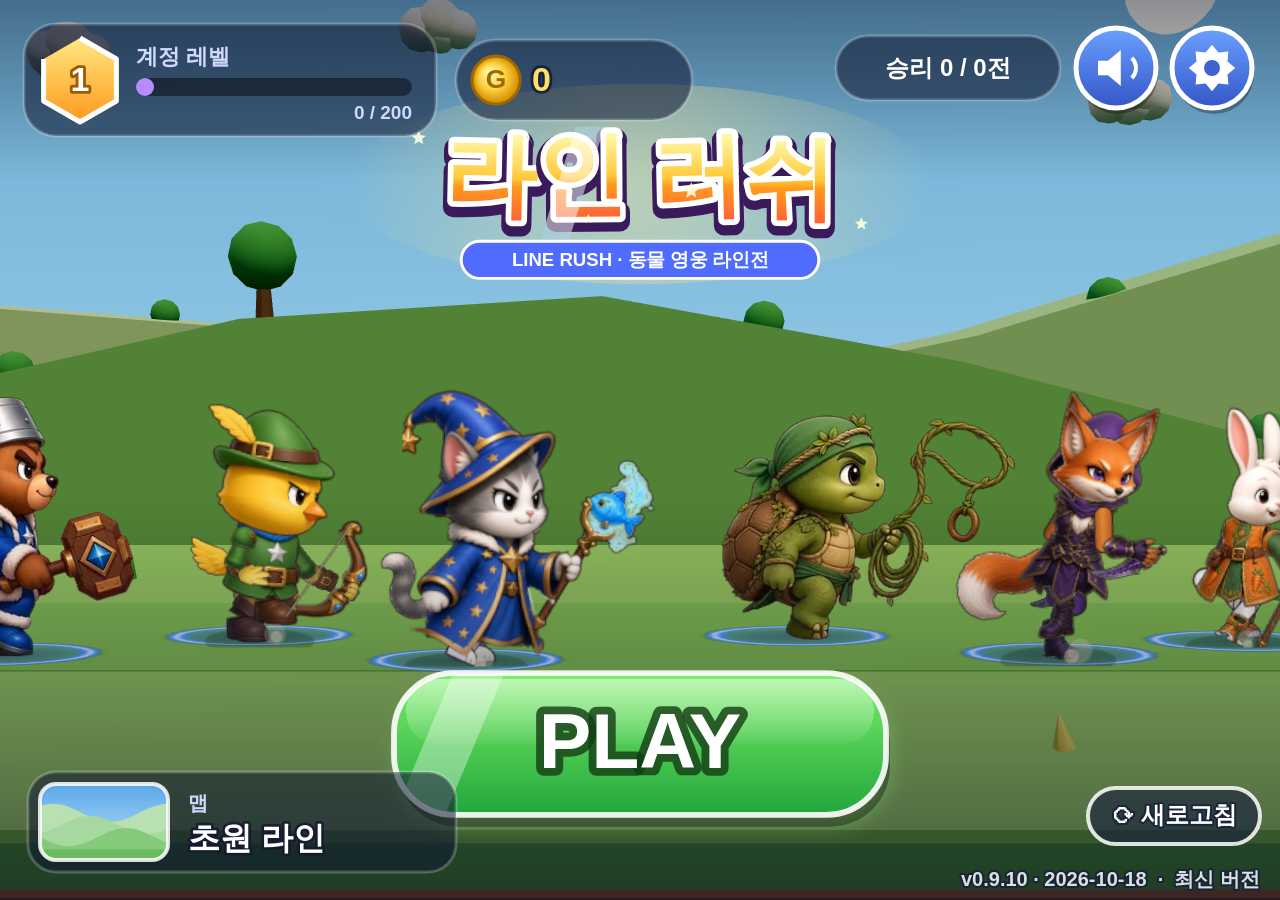
<file: index.html>
<!DOCTYPE html>
<html lang="ko">
<head>
<meta charset="utf-8">
<meta name="viewport" content="width=device-width,initial-scale=1,maximum-scale=1,user-scalable=no,viewport-fit=cover">
<meta name="mobile-web-app-capable" content="yes">
<meta name="apple-mobile-web-app-capable" content="yes">
<meta name="theme-color" content="#7ec8f0">
<meta name="apple-mobile-web-app-status-bar-style" content="black-translucent">
<meta name="apple-mobile-web-app-title" content="라인 러쉬">
<link rel="manifest" href="manifest.json">
<link rel="apple-touch-icon" href="ui/icons/icon-180.png">
<link rel="icon" type="image/png" sizes="192x192" href="ui/icons/icon-192.png">
<title>라인 러쉬</title>
<link rel="stylesheet" href="css/style.css">
<script type="importmap">
{ "imports": { "three": "./vendor/three.module.js" } }
</script>
</head>
<body>
<canvas id="game"></canvas>
<div id="rotate"><div class="phone"></div><p>휴대폰을 가로로 돌려주세요!</p><small>라인 러쉬는 가로 화면에서 플레이해요</small></div>
<script src="js/version.js"></script>
<script src="js/update.js"></script>
<script src="js/fullscreen.js"></script>
<script src="js/data.js"></script>
<script src="maps/meadow.js"></script>
<script src="maps/canyon.js"></script>
<script src="maps/volcano.js"></script>
<script src="maps/snow.js"></script>
<script src="maps/select.js"></script>
<script src="js/assets.js"></script>
<script type="module" src="js/bootstrap.js"></script>
</body>
</html>
</file>
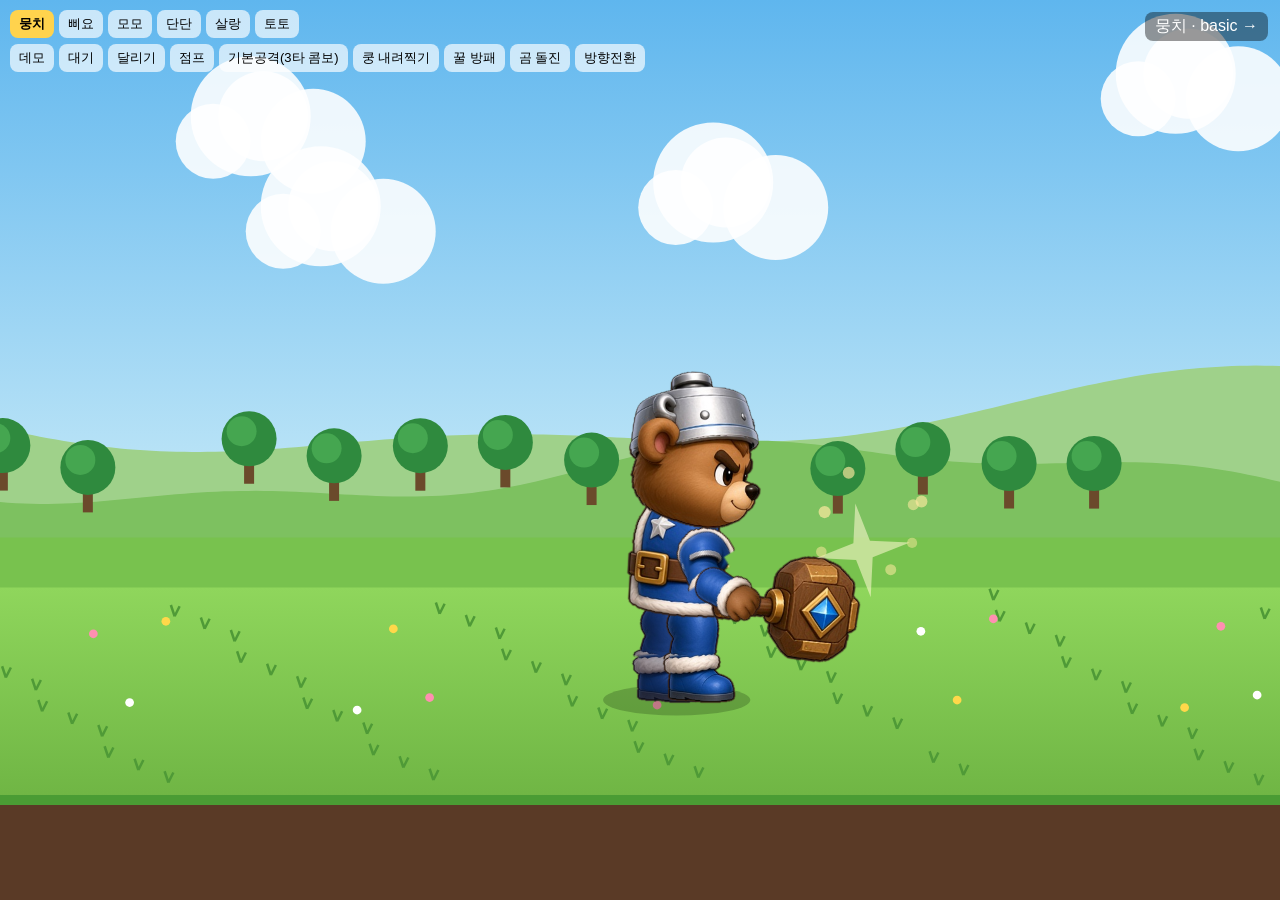
<file: characters/viewer.html>
<!doctype html><html lang="ko"><head><meta charset="utf-8"><meta name="viewport" content="width=device-width,initial-scale=1">
<title>라인 러쉬 캐릭터 뷰어 (뭉치·삐요·모모)</title>
<style>html,body{margin:0;height:100%;background:#7ec8f0;overflow:hidden;font-family:sans-serif}canvas{display:block;width:100vw;height:100vh}
#ui{position:fixed;left:10px;top:10px;display:flex;flex-direction:column;gap:6px}#ui div{display:flex;gap:5px;flex-wrap:wrap}
#ui button{font-size:13px;padding:5px 9px;border-radius:8px;border:0;background:#fffa;cursor:pointer}#ui button.on{background:#ffd34d;font-weight:bold}
#st{position:fixed;right:12px;top:12px;background:#0006;color:#fff;padding:4px 10px;border-radius:8px}</style></head><body>
<canvas id="c"></canvas><div id="ui"><div id="heroes"></div><div id="acts"></div></div><div id="st"></div>
<script type="module">
// 캐릭터 뷰어: characters/ 모듈을 그대로 불러와 재생 (게임과 같은 코드)
import {HEROES,loadHeroes} from './index.js';
import * as K from './common/index.js';
const {TAU,FX,SIMQ,tickFX,drawFX,tickSim,setMode,update,renderChar,newChar,setTarget,setWorld,setShake}=K;
const Q=new URLSearchParams(location.search);
const cv=document.getElementById('c'),ctx=cv.getContext('2d');
let W,H;function rs(){const d=Math.min(2,devicePixelRatio||1);W=cv.width=innerWidth*d;H=cv.height=innerHeight*d;setTarget(ctx,W,H)}addEventListener('resize',rs);rs();
let camX=0;const MUNG=HEROES.mungchi;
function bg(t){
 const U=H/720,WW=W/U;const g=ctx.createLinearGradient(0,0,0,H);g.addColorStop(0,'#5fb6ee');g.addColorStop(.55,'#bfe6f7');ctx.fillStyle=g;ctx.fillRect(0,0,W,H);
 ctx.fillStyle='#fff';ctx.globalAlpha=.88;for(let i=0;i<6;i++){const x=((i*370-camX*.1+t*12)%(WW+400)+WW+400)%(WW+400)-200,y=60+(i*53)%140;[0,40,80,30].forEach((d,k)=>{ctx.beginPath();ctx.arc((x+d)*U,(y-(k%2)*20)*U,(30+k*6)*U,0,TAU);ctx.fill()})}ctx.globalAlpha=1;
 const hill=(col,base,amp,par,fr)=>{ctx.fillStyle=col;ctx.beginPath();ctx.moveTo(0,H);for(let x=0;x<=W;x+=8){const wx=x/U+camX*par;ctx.lineTo(x,(base+Math.sin(wx*fr)*amp+Math.sin(wx*fr*2.7)*amp*.4)*U)}ctx.lineTo(W,H);ctx.fill()};
 hill('#9fd18a',330,30,.2,.004);hill('#7dc160',380,22,.4,.006);
 for(let i=0;i<16;i++){const x=i*160+((i*97)%60)-camX*.4;const xx=((x%(WW+320))+WW+320)%(WW+320)-160,y=385+Math.sin(i)*12;ctx.fillStyle='#6b4a2b';ctx.fillRect((xx-4)*U,(y-10)*U,8*U,24*U);ctx.fillStyle='#2f8a3e';ctx.beginPath();ctx.arc(xx*U,(y-22)*U,22*U,0,TAU);ctx.fill();ctx.fillStyle='#45a650';ctx.beginPath();ctx.arc((xx-6)*U,(y-28)*U,12*U,0,TAU);ctx.fill()}
 ctx.fillStyle='#78c24e';ctx.fillRect(0,430*U,W,H);const lg=ctx.createLinearGradient(0,470*U,0,640*U);lg.addColorStop(0,'#8fd65c');lg.addColorStop(1,'#6fb544');ctx.fillStyle=lg;ctx.fillRect(0,470*U,W,170*U);
 ctx.fillStyle='#5a3a26';ctx.fillRect(0,640*U,W,H);ctx.fillStyle='#4a9c34';ctx.fillRect(0,636*U,W,8*U);
 const wrap=(wx,m)=>((wx-camX)%(WW+m)+WW+m)%(WW+m)-m/2;
 ctx.strokeStyle='#4f9a37';ctx.lineWidth=2*U;for(let i=0;i<60;i++){const x=wrap(i*53,60),y=480+(i*37)%150;ctx.beginPath();ctx.moveTo(x*U,y*U);ctx.lineTo((x-3)*U,(y-9)*U);ctx.moveTo(x*U,y*U);ctx.lineTo((x+4)*U,(y-8)*U);ctx.stroke()}
 for(let i=0;i<14;i++){const x=wrap(i*211,60),y=495+(i*61)%120;ctx.fillStyle=['#ff8fb1','#fff','#ffd84a'][i%3];ctx.beginPath();ctx.arc(x*U,y*U,3.5*U,0,TAU);ctx.fill()}}
let heroKey=Q.get('hero')||'mungchi';let chars=[];let demoOn=Q.get('demo')!=='0'&&!Q.get('act')&&!Q.get('pose');
const DEMOS={
 mungchi:[['run',1,.9],['basic',1,.44],['basic',1,.44],['basic3',1,.66],['skill1',1,1.0],['skill2',1,1.2],['ult',1,.85],['idle',1,.4]],
 piyo:[['run',1,.8],['basic',1,.8],['skill1',1,.75],['skill2',1,.6],['ult',1,1.5],['jump',1,.95],['idle',1,.5]],
 momo:[['run',1,.8],['basic',1,.55],['basic',1,.55],['skill1',1,.62],['skill2',1,.75],['ult',1,1.6],['jump',1,.95]]};
let di=0,dt0=0,cycle=0;
function doAction(ch,m){if(m==='basic'&&ch.hero===MUNG){ch.combo=(ch.combo||0)%3+1;m=ch.combo===3?'basic3':'basic'}setMode(ch,m)}
function demoStep(ch,dt){const D=DEMOS[heroKey];dt0+=dt;if(dt0>=D[di][2]){dt0-=D[di][2];di=(di+1)%D.length;if(di===0){cycle++;ch.face=-ch.face}const e=D[di];setMode(ch,e[0])}}
function build(){chars=[];FX.length=0;SIMQ.length=0;
 if(Q.get('lineup')){const ks=(Q.get('lineup')==='2'?['dandan','salang','toto']:['mungchi','piyo','momo']);ks.forEach((k,i)=>{const c=newChar(HEROES[k],(i-1)*255-55,1);setMode(c,Q.get('pose')||'run');c.runT=+(Q.get('t')||0)+i*.07;chars.push(c)});return}
 const c=newChar(HEROES[heroKey],0,+(Q.get('face')||1));c.demo=demoOn;chars.push(c);if(demoOn){di=0;dt0=0;setMode(c,DEMOS[heroKey][0][0])}else setMode(c,Q.get('act')||Q.get('pose')||'idle')}
function step(dt){tickSim(dt);tickFX(dt);chars.forEach(c=>{if(c.demo&&c.hitstop<=0)demoStep(c,dt);update(c,dt)})}
function render(t,dt){setWorld({camX});const U=H/720;const c0=chars[Q.get('lineup')?1:0];if(!Q.get('lineup'))camX+=(c0.x-camX)*Math.min(1,dt*3);
 ctx.save();if(K.shake>0){setShake(K.shake-dt);ctx.translate((Math.random()-.5)*50*U*K.shake,(Math.random()-.5)*36*U*K.shake)}
 bg(t);drawFX('back');chars.forEach(renderChar);drawFX('front');ctx.restore();
 const st=document.getElementById('st');if(st)st.textContent=HEROES[heroKey].name+' · '+(c0.actName&&c0.act?c0.actName:c0.mode)+(c0.face>0?' →':' ←')}
let last=0;function frame(ts){const t=ts/1000,dt=Math.min(.05,t-(last||t));last=t;step(dt);render(t,dt);requestAnimationFrame(frame)}
function start(){setWorld({CS:.62*(+Q.get('scale')||1)});build();
 if(Q.get('act')||Q.get('pose')||Q.get('lineup')){const T=+(Q.get('t')||0),n=Math.round(T*60);for(let i=0;i<n;i++){step(1/60);render(i/60,1/60)}camX=Q.get('lineup')?0:chars[0].x+(+(Q.get('camoff')||0));setWorld({camX,shake:0});
  // re-render without new sim: freeze
  ctx.save();bg(1);drawFX('back');chars.forEach(renderChar);drawFX('front');ctx.restore();window.READY=1;return}
 window.READY=1;requestAnimationFrame(frame)}
function ui(){const hb=document.getElementById('heroes'),ab=document.getElementById('acts');
 hb.innerHTML=Object.entries(HEROES).map(([k,h])=>`<button data-h="${k}" class="${k===heroKey?'on':''}">${h.name}</button>`).join('');
 const names={mungchi:['기본공격(3타 콤보)','쿵 내려찍기','꿀 방패','곰 돌진'],piyo:['기본공격(활)','삼연발','날개 대시','화살비'],momo:['기본공격(오브)','얼음 냥펀치','속박 마법진','별똥별'],dandan:['기본공격(주먹)','덩굴 올가미','등껍질 박치기','대지 진동'],salang:['기본공격(단검)','그림자 베기','그림자 표식','그림자 분신'],toto:['기본공격(씨앗)','당근 정령 소환','씨앗 폭탄','거대 당근 나무']}[heroKey];
 ab.innerHTML=[...(heroKey==='dandan'?['bash:박치기 강화타','pull:올가미 당기기']:[]),'demo:데모','idle:대기','run:달리기','jump:점프','basic:'+names[0],'skill1:'+names[1],'skill2:'+names[2],'ult:'+names[3],'flip:방향전환'].map(s=>{const[a,l]=s.split(':');return `<button data-a="${a}">${l}</button>`}).join('');
 hb.querySelectorAll('button').forEach(b=>b.onclick=()=>{heroKey=b.dataset.h;demoOn=true;build();ui()});
 ab.querySelectorAll('button').forEach(b=>b.onclick=()=>{const c=chars[0],a=b.dataset.a;if(a==='demo'){demoOn=true;build();return}if(a==='flip'){c.face*=-1;return}c.demo=false;demoOn=false;doAction(c,a)})}
addEventListener('keydown',e=>{const c=chars[0];if(!c)return;if(e.key==='ArrowRight'||e.key==='ArrowLeft'){c.demo=false;c.face=e.key==='ArrowRight'?1:-1;if(c.mode!=='run')setMode(c,'run')}
 const map={' ':'jump',z:'basic',x:'skill1',c:'skill2',v:'ult'};if(map[e.key]){c.demo=false;doAction(c,map[e.key])}});
addEventListener('keyup',e=>{const c=chars[0];if(c&&(e.key==='ArrowRight'||e.key==='ArrowLeft')&&c.mode==='run')setMode(c,'idle')});
loadHeroes().then(()=>{ui();start()});
</script></body></html>
</file>
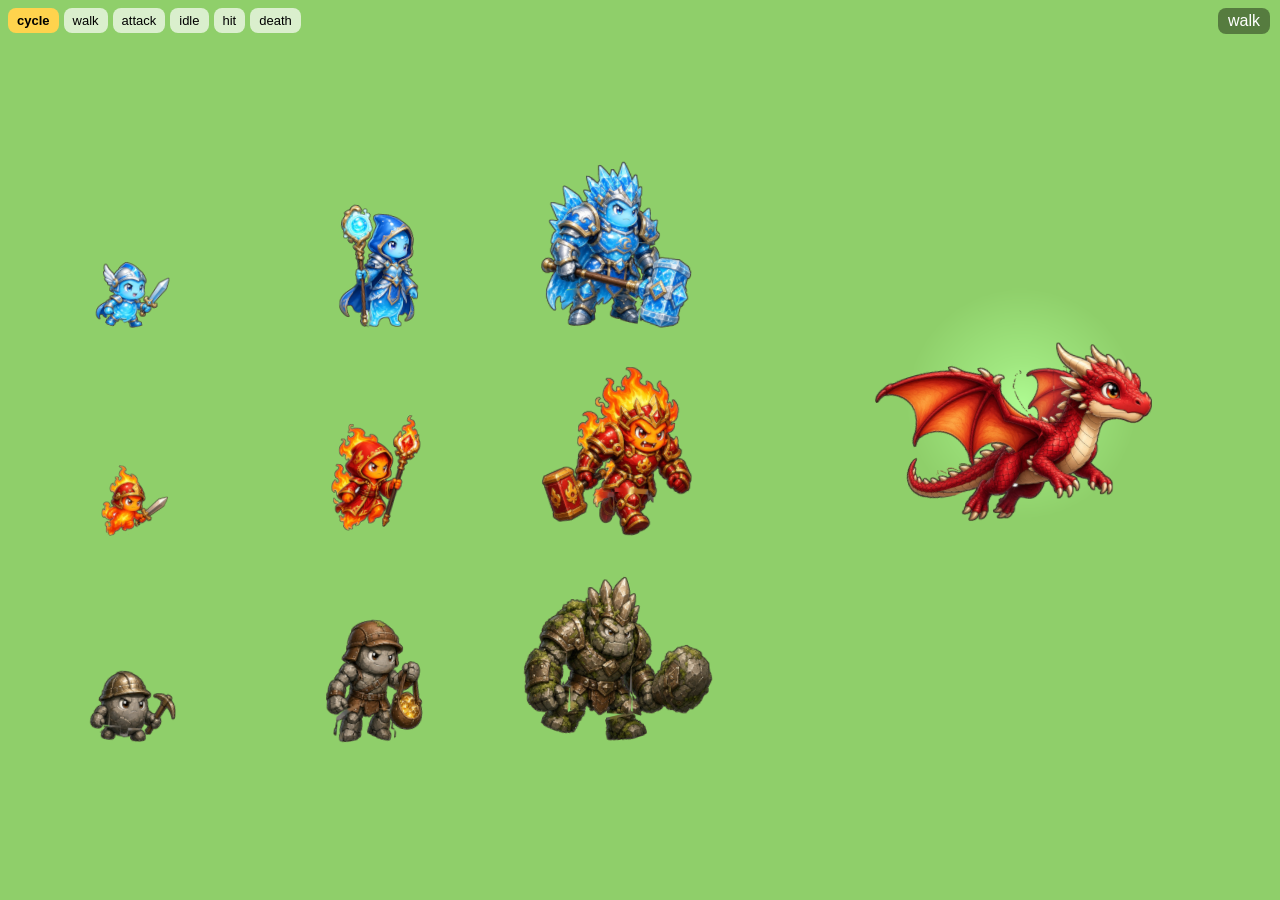
<file: minions/viewer.html>
<!doctype html><html lang="ko"><head><meta charset="utf-8"><base href="../"><link rel="icon" href="data:,"><meta name="viewport" content="width=device-width,initial-scale=1">
<title>라인 러쉬 미니언·드래곤 뷰어</title>
<style>html,body{margin:0;height:100%;background:#7ec8f0;overflow:hidden;font-family:sans-serif}canvas{display:block}
#ui{position:fixed;left:8px;top:8px;display:flex;gap:5px;flex-wrap:wrap}#ui button{font-size:13px;padding:5px 9px;border-radius:8px;border:0;background:#fffa}#ui button.on{background:#ffd34d;font-weight:bold}
#st{position:fixed;right:10px;top:8px;background:#0006;color:#fff;padding:4px 10px;border-radius:8px}</style></head><body>
<div id="ui"></div><div id="st"></div>
<script type="module">
// 미니언(원소 3 × 티어 3)과 드래곤을 게임과 같은 코드(minions/sprite.js, dragons/sprite.js)로 재생
// ?state=cycle|walk|attack|idle|hit|death  ?t=초(그 시각에 멈춤, 스크린샷용)  ?only=fire/0|dragon  ?face=-1  ?rig=0(예전 한 장 그림)
import * as THREE from './vendor/three.module.js';
import { loadSprites, tickFx, fxGroup } from './js/sprites2d.js';
import { makeMinion, minionPaths, loadMinionRigs } from './minions/sprite.js';
import { makeDragon, dragonPaths, loadDragonRig } from './dragons/sprite.js';
const Q = new URLSearchParams(location.search);
const R = new THREE.WebGLRenderer({ antialias: true }); R.setPixelRatio(Math.min(2, devicePixelRatio)); document.body.appendChild(R.domElement);
const scene = new THREE.Scene(); scene.background = new THREE.Color(0x8fcf6a);
const cam = new THREE.OrthographicCamera(-1, 1, 1, -1, -50, 50);
scene.add(fxGroup());
const STATES = ['cycle', 'walk', 'attack', 'idle', 'hit', 'death'];
let state = Q.get('state') || 'cycle';
const ui = document.getElementById('ui');
for (const s of STATES) { const b = document.createElement('button'); b.textContent = s; b.onclick = () => { state = s; T0 = clock; [...ui.children].forEach(c => c.classList.toggle('on', c === b)); }; if (s === state) b.classList.add('on'); ui.appendChild(b); }
await Promise.all([loadSprites([...minionPaths(), ...dragonPaths()]), loadMinionRigs(), loadDragonRig()]);
const only = Q.get('only'), face = +(Q.get('face') || 1);
const units = [];
const add = (m, e, x, y, kind) => { m.position.set(x, y, 0); scene.add(m); units.push({ m, e, kind, x, y }); };
let span = [0, 0, 0, 0];
if (!only || only !== 'dragon') {
  const E = ['water', 'fire', 'rock'];
  E.forEach((el, r) => [0, 1, 2].forEach(ti => {
    if (only && only !== el + '/' + ti) return;
    const m = makeMinion(el, ti, r % 2, null), x = only ? 0 : ti * 4.2, y = only ? 0 : (2 - r) * 3.6;
    add(m, { face, walking: false, swing: 0, flash: 0, cd: 0 }, x, y, 'minion');
  }));
}
if (!only || only === 'dragon') { const d = makeDragon(); add(d, { face, flash: 0, cd: 0 }, only ? 0 : 15.5, only ? -0.2 : 4.2, 'dragon'); }
function fit() {
  const W = innerWidth, H = innerHeight; R.setSize(W, H);
  const uh = only && units[0] && units[0].m.userData.minion ? units[0].m.userData.minion.h : 3;
  const b = only ? (only === 'dragon' ? [-3, -1, 3, 3.6] : [-uh * .75, -uh * .1, uh * .75, uh * 1.12]) : [-2.3, -.6, 20, 10.8];
  const cx = (b[0] + b[2]) / 2, cy = (b[1] + b[3]) / 2, bw = b[2] - b[0], bh = b[3] - b[1], a = W / H;
  const hw = Math.max(bw / 2, bh * a / 2), hh = hw / a;
  Object.assign(cam, { left: cx - hw, right: cx + hw, top: cy + hh, bottom: cy - hh }); cam.updateProjectionMatrix();
}
addEventListener('resize', fit); fit();
// 상태 진행: 한 주기 = 걷기 2초 → 공격 2번 → 서 있기 → 피격 2번 → 사망 → 다시 등장
const CYC = [['walk', 2], ['attack', 1.3], ['idle', 1.1], ['hit', 1.0], ['death', 1.0]];
let clock = 0, T0 = 0;
function phaseAt(tt) { if (state !== 'cycle') return [state, tt]; const L = CYC.reduce((a, c) => a + c[1], 0); let x = tt % L; for (const [s, d] of CYC) { if (x < d) return [s, x]; x -= d; } return ['idle', 0]; }
const dying = new Set();
function step(dt) {
  clock += dt; const [s, ts] = phaseAt(clock - T0);
  for (const u of units) {
    const e = u.e;
    if (s === 'death') {
      if (!dying.has(u)) { dying.add(u); u.dk = 0; u.m.userData.die(u.m, 0, true); }
      const life = u.kind === 'dragon' ? .6 : .35; u.dk = Math.min(1, u.dk + dt / life); u.m.userData.die(u.m, u.dk, false); u.m.visible = u.dk < 1; continue;
    }
    if (dying.has(u)) { dying.delete(u); u.m.visible = true; if (u.m.userData.panel.fmat) u.m.userData.panel.fmat.opacity = 0; if (u.m.userData.panel.uFlash) u.m.userData.panel.uFlash.value = 0; u.m.userData.panel.mat.opacity = 1; if (u.m.userData.shadow) u.m.userData.shadow.material.opacity = .8; }
    e.walking = s === 'walk';
    if (s === 'attack') { if ((u.atkT = (u.atkT || 0) - dt) <= 0) { u.atkT = .62; e.swing = 1; e.cd = 1.6; } } else u.atkT = 0;
    if (u.kind === 'dragon') { e.cd = Math.max(0, e.cd - dt); }
    if (s === 'hit') { if ((u.hitT = (u.hitT || 0) - dt) <= 0) { u.hitT = .5; e.flash = 1; } } else u.hitT = 0;
    e.swing = Math.max(0, (e.swing || 0) - dt * 4); e.flash = Math.max(0, e.flash - dt * 5);
    u.m.userData.update(u.m, e, dt, clock);
  }
  tickFx(dt);
  document.getElementById('st').textContent = s;
}
const freeze = Q.has('t') ? +Q.get('t') : null;
if (freeze !== null) { const n = Math.round(freeze * 60); for (let i = 0; i < n; i++) step(1 / 60); R.render(scene, cam); window.__ready = true; }
else { let last = performance.now(); R.setAnimationLoop(() => { const now = performance.now(); step(Math.min(.05, (now - last) / 1000)); last = now; R.render(scene, cam); }); window.__ready = true; }
</script></body></html>
</file>
<file: css/style.css>
html,body{margin:0;padding:0;width:100%;height:100%;height:100dvh;overflow:hidden;position:fixed;inset:0;overscroll-behavior:none;-webkit-tap-highlight-color:transparent;-webkit-text-size-adjust:100%;background:#123;touch-action:none;-webkit-user-select:none;user-select:none;-webkit-touch-callout:none;font-family:"Apple SD Gothic Neo","Noto Sans KR","Malgun Gothic",sans-serif}
#game3d{position:fixed;inset:0;width:100vw;height:100vh;height:100dvh;z-index:0;display:block;touch-action:none}
canvas#game{position:fixed;inset:0;display:block;width:100vw;height:100vh;height:100dvh;touch-action:none;z-index:1;background:transparent}
#rotate{display:none;position:fixed;inset:0;background:linear-gradient(#7ec8f0,#bfe9a8);color:#fff;z-index:10;flex-direction:column;align-items:center;justify-content:center;text-align:center;text-shadow:0 2px 4px #0005}
#rotate p{font-size:24px;font-weight:800;margin:24px 0 6px}
#rotate .phone{width:60px;height:100px;border:6px solid #fff;border-radius:12px;animation:rot 1.8s ease-in-out infinite;box-shadow:0 4px 10px #0003}
@keyframes rot{0%,20%{transform:rotate(0)}60%,100%{transform:rotate(-90deg)}}
@media (orientation:portrait){#rotate{display:flex}}
#iostip{position:fixed;left:50%;bottom:calc(12px + env(safe-area-inset-bottom));transform:translateX(-50%);z-index:20;background:rgba(20,30,60,.85);color:#fff;font-size:13px;font-weight:700;padding:8px 14px;border-radius:18px;white-space:nowrap;box-shadow:0 3px 10px #0005;max-width:calc(100vw - 24px - env(safe-area-inset-left) - env(safe-area-inset-right));overflow:hidden;text-overflow:ellipsis}
</file>
